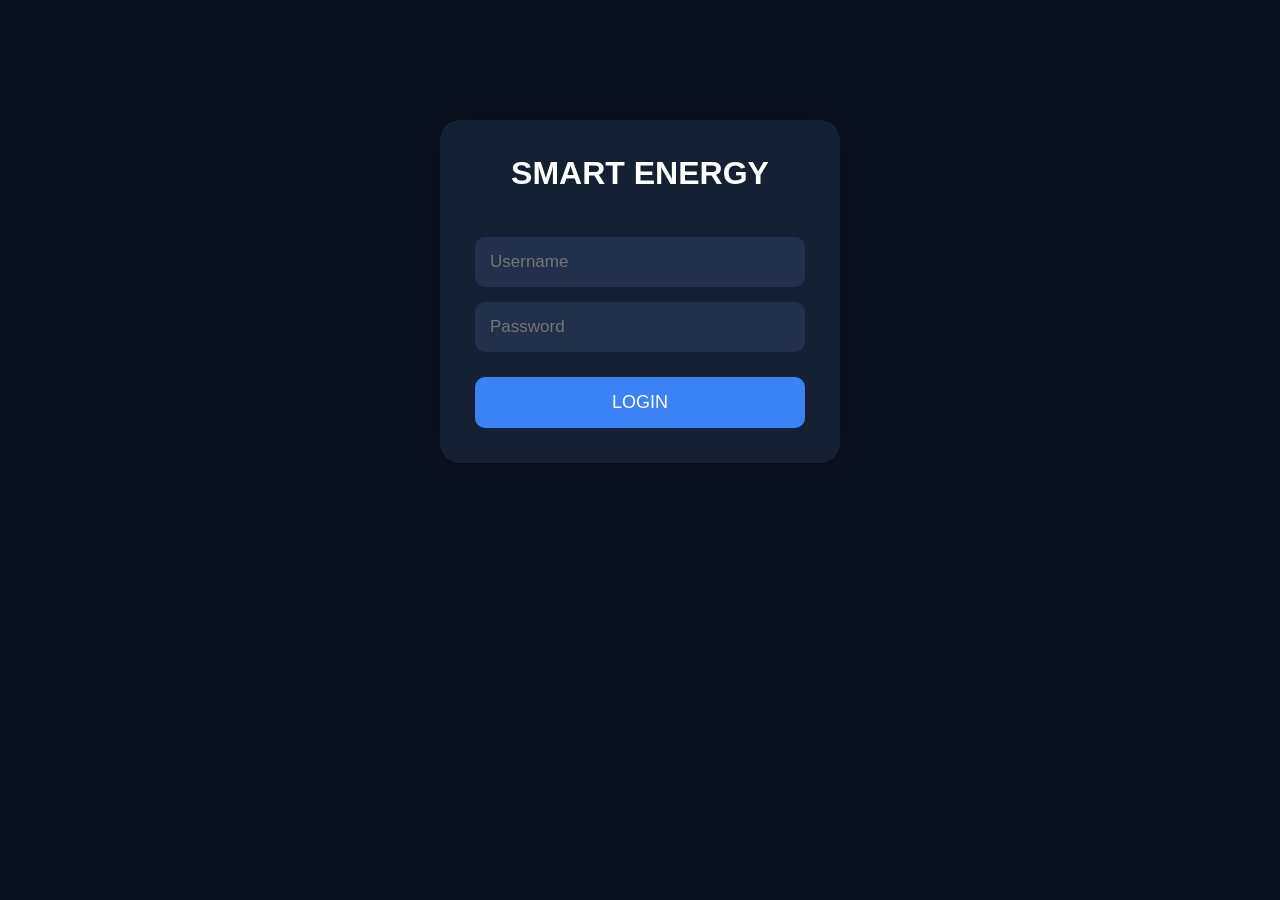
<file: login.html>
<!DOCTYPE html>

<html>

<head>

<meta charset="utf-8">

<title>Login</title>

<link rel="stylesheet" href="style.css">

</head>

<body>

<div class="loginBox">

<h1>

SMART ENERGY

</h1>

<input
id="username"
placeholder="Username">

<input
id="password"
type="password"
placeholder="Password">

<button
onclick="login()">

LOGIN

</button>

</div>

<script>

function login(){

let u=document
.getElementById("username").value;

let p=document
.getElementById("password").value;

fetch("/login",{

method:"POST",

headers:{

'Content-Type':'application/json'

},

body:JSON.stringify({

username:u,

password:p

})

})

.then(r=>r.text())

.then(res=>{

if(res=="OK")

location.href="/";

else

alert("Login Gagal");

});

}

</script>

</body>

</html>
</file>
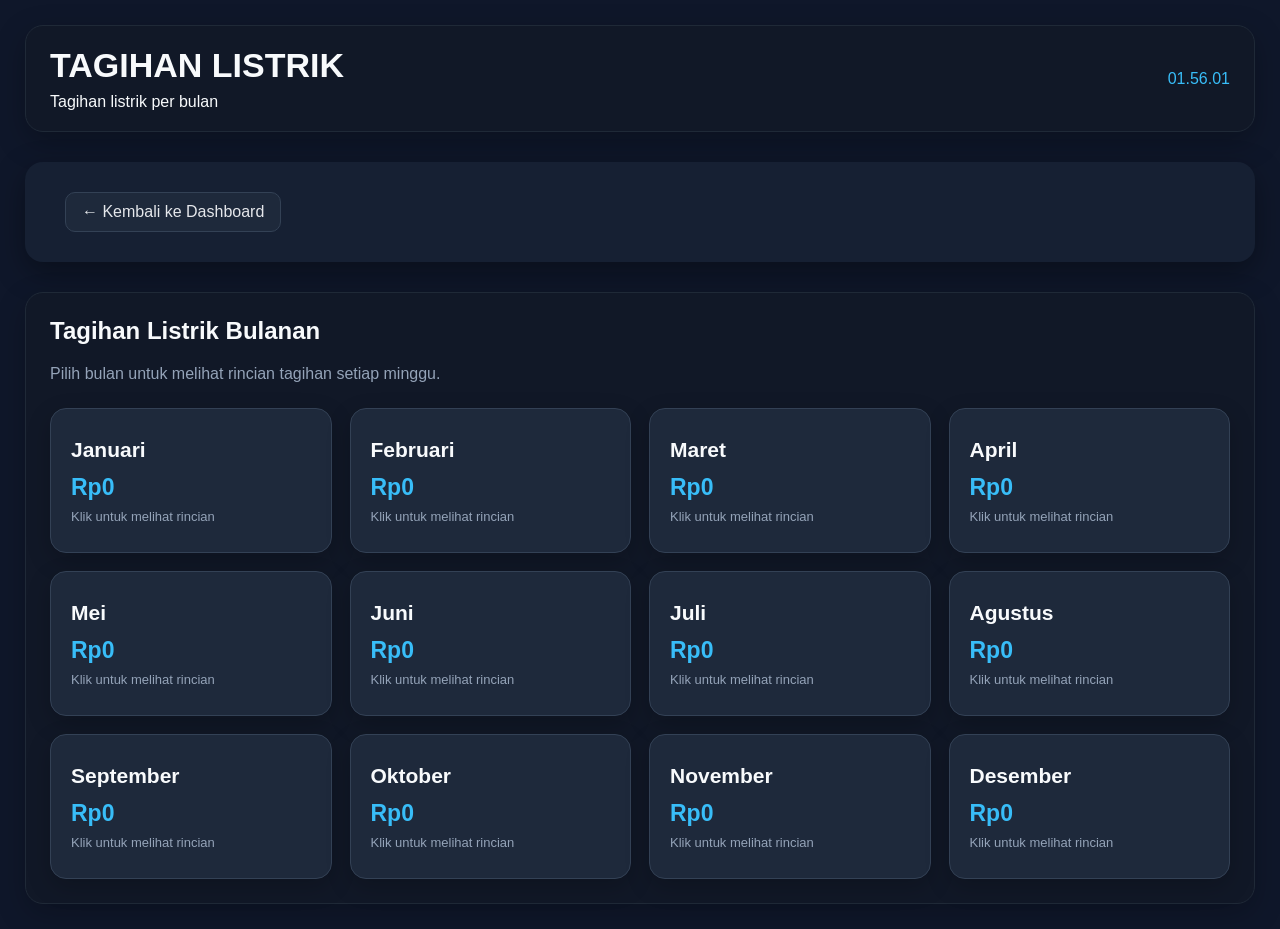
<file: data/bill.html>
<!DOCTYPE html>
<html lang="id">
<head>
    <meta charset="UTF-8">
    <meta name="viewport" content="width=device-width, initial-scale=1.0">
    <title>Tagihan Listrik Bulanan</title>
    <link rel="stylesheet" href="style.css">
    <style>
        /* =====================================================
           TEMA TAGIHAN LISTRIK - DARK DASHBOARD
        ====================================================== */

        body {
            background: #0f172a;
            color: #e5e7eb;
        }

        .container {
            color: #e5e7eb;
        }

        header {
            background: #111827;
            color: #f8fafc;
            border: 1px solid #1f2937;
            border-radius: 18px;
            padding: 20px 24px;
            box-shadow: 0 10px 30px rgba(0,0,0,.25);
        }

        header h1,
        header p {
            color: #f8fafc;
        }

        .clockArea {
            color: #38bdf8;
        }

        .setting button {
            background: #1e293b;
            color: #e5e7eb;
            border: 1px solid #334155;
            border-radius: 10px;
            padding: 10px 16px;
            cursor: pointer;
        }

        .setting button:hover {
            background: #334155;
        }

        .chartCard {
            background: #111827;
            color: #e5e7eb;
            border: 1px solid #1f2937;
            border-radius: 18px;
            padding: 24px;
            box-shadow: 0 10px 30px rgba(0,0,0,.22);
        }

        .chartCard h2,
        .chartCard p {
            color: #f8fafc;
        }

        .chartCard > p {
            color: #94a3b8;
        }

        /* =========================
           12 CARD BULAN
        ========================== */

        .months-grid {
            display: grid;
            grid-template-columns: repeat(4, minmax(0, 1fr));
            gap: 18px;
            margin-top: 25px;
        }

        .month-card {
            border: 1px solid #334155;
            border-radius: 16px;
            padding: 22px 20px;
            min-height: 145px;
            cursor: pointer;
            text-align: left;
            background: #1e293b;
            color: #e5e7eb;
            box-shadow: 0 8px 25px rgba(0,0,0,.20);
            transition:
                transform .2s ease,
                box-shadow .2s ease,
                border-color .2s ease,
                background .2s ease;
        }

        .month-card:hover {
            transform: translateY(-4px);
            background: #243247;
            border-color: #38bdf8;
            box-shadow: 0 12px 30px rgba(0,0,0,.30);
        }

        .month-card:active {
            transform: translateY(-1px);
        }

        .month-card h3 {
            margin: 0 0 12px;
            font-size: 21px;
            color: #f8fafc;
        }

        .month-card .month-total {
            font-size: 23px;
            font-weight: 700;
            margin-bottom: 8px;
            color: #38bdf8;
        }

        .month-card small {
            color: #94a3b8;
        }

        /* =========================
           POPUP
        ========================== */

        .month-overlay {
            position: fixed;
            inset: 0;
            z-index: 9999;
            display: none;
            align-items: center;
            justify-content: center;
            padding: 20px;
            background: rgba(2, 6, 23, .78);
            backdrop-filter: blur(6px);
        }

        .month-overlay.show {
            display: flex;
        }

        .month-modal {
            width: min(850px, 100%);
            max-height: 90vh;
            overflow-y: auto;
            background: #111827;
            color: #e5e7eb;
            border: 1px solid #334155;
            border-radius: 20px;
            padding: 28px;
            box-shadow: 0 25px 70px rgba(0,0,0,.55);
            position: relative;
            animation: modalIn .18s ease-out;
        }

        @keyframes modalIn {
            from {
                opacity: 0;
                transform: translateY(15px) scale(.98);
            }

            to {
                opacity: 1;
                transform: translateY(0) scale(1);
            }
        }

        .modal-header {
            display: flex;
            justify-content: space-between;
            align-items: center;
            gap: 15px;
            margin-bottom: 20px;
        }

        .modal-header h2 {
            margin: 0;
            color: #f8fafc;
        }

        .modal-header p {
            color: #94a3b8;
        }

        .close-modal {
            width: 42px;
            height: 42px;
            border: 1px solid #334155;
            border-radius: 50%;
            cursor: pointer;
            font-size: 25px;
            background: #1e293b;
            color: #e5e7eb;
        }

        .close-modal:hover {
            background: #334155;
        }

        .week-list {
            display: grid;
            gap: 12px;
        }

        .week-row {
            display: grid;
            grid-template-columns: 1fr auto;
            align-items: center;
            gap: 15px;
            padding: 17px 18px;
            border: 1px solid #293548;
            border-radius: 14px;
            background: #1e293b;
        }

        .week-row strong {
            display: block;
            margin-bottom: 5px;
            color: #f8fafc;
        }

        .week-row small {
            color: #94a3b8;
        }

        .week-bill {
            font-weight: 700;
            font-size: 18px;
            text-align: right;
            color: #38bdf8;
        }

        .empty-week {
            text-align: center;
            padding: 25px;
            color: #94a3b8;
        }

        @media (max-width: 900px) {
            .months-grid {
                grid-template-columns: repeat(3, minmax(0, 1fr));
            }
        }

        @media (max-width: 650px) {
            .months-grid {
                grid-template-columns: repeat(2, minmax(0, 1fr));
            }

            .month-modal {
                padding: 20px;
            }
        }

        @media (max-width: 420px) {
            .months-grid {
                grid-template-columns: 1fr;
            }
        }
    </style>
</head>

<body>

<div class="container">

    <!-- HEADER -->
    <header>
        <div>
            <h1>TAGIHAN LISTRIK</h1>
            <p>Tagihan listrik per bulan</p>
        </div>

        <div class="clockArea">
            <span id="clock">00:00:00</span>
        </div>
    </header>

    <!-- KEMBALI -->
    <section class="setting">
        <button type="button" id="backButton">
            ← Kembali ke Dashboard
        </button>
    </section>

    <!-- 12 BULAN -->
   <section class="chartCard">

    <h2>Tagihan Listrik Bulanan</h2>

    <p>
        Pilih bulan untuk melihat rincian tagihan setiap minggu.
    </p>

    <div class="months-grid">

        <button class="month-card" data-month="Januari">
            <h3>Januari</h3>
            <div class="month-total">Rp0</div>
            <small>Klik untuk melihat rincian</small>
        </button>

        <button class="month-card" data-month="Februari">
            <h3>Februari</h3>
            <div class="month-total">Rp0</div>
            <small>Klik untuk melihat rincian</small>
        </button>

        <button class="month-card" data-month="Maret">
            <h3>Maret</h3>
            <div class="month-total">Rp0</div>
            <small>Klik untuk melihat rincian</small>
        </button>

        <button class="month-card" data-month="April">
            <h3>April</h3>
            <div class="month-total">Rp0</div>
            <small>Klik untuk melihat rincian</small>
        </button>

        <button class="month-card" data-month="Mei">
            <h3>Mei</h3>
            <div class="month-total">Rp0</div>
            <small>Klik untuk melihat rincian</small>
        </button>

        <button class="month-card" data-month="Juni">
            <h3>Juni</h3>
            <div class="month-total">Rp0</div>
            <small>Klik untuk melihat rincian</small>
        </button>

        <button class="month-card" data-month="Juli">
            <h3>Juli</h3>
            <div class="month-total">Rp0</div>
            <small>Klik untuk melihat rincian</small>
        </button>

        <button class="month-card" data-month="Agustus">
            <h3>Agustus</h3>
            <div class="month-total">Rp0</div>
            <small>Klik untuk melihat rincian</small>
        </button>

        <button class="month-card" data-month="September">
            <h3>September</h3>
            <div class="month-total">Rp0</div>
            <small>Klik untuk melihat rincian</small>
        </button>

        <button class="month-card" data-month="Oktober">
            <h3>Oktober</h3>
            <div class="month-total">Rp0</div>
            <small>Klik untuk melihat rincian</small>
        </button>

        <button class="month-card" data-month="November">
            <h3>November</h3>
            <div class="month-total">Rp0</div>
            <small>Klik untuk melihat rincian</small>
        </button>

        <button class="month-card" data-month="Desember">
            <h3>Desember</h3>
            <div class="month-total">Rp0</div>
            <small>Klik untuk melihat rincian</small>
        </button>

    </div>

</section>

</div>


<!-- =========================
     POPUP RINCIAN BULAN
========================== -->

<div
    id="monthOverlay"
    class="month-overlay"
    aria-hidden="true"
>
    <div
        class="month-modal"
        role="dialog"
        aria-modal="true"
        aria-labelledby="modalMonthTitle"
    >

        <div class="modal-header">
            <div>
                <h2 id="modalMonthTitle">Januari</h2>
                <p id="modalMonthSummary">Rincian tagihan mingguan</p>
            </div>

            <button
                type="button"
                id="closeModal"
                class="close-modal"
                aria-label="Tutup"
            >
                ×
            </button>
        </div>

        <div id="weekList" class="week-list"></div>

    </div>
</div>


<!-- MQTT -->

<script>
"use strict";

/* =========================================================
   KONFIGURASI MQTT
========================================================= */

const TOPIC_DATA = "smartmeter/data";
const MQTT_HOST = "";
const MQTT_OPTIONS = {};

const mqtt = {
    connect() {
        const handlers = {};
        const client = {
            on(event, handler) { handlers[event] = handler; },
            subscribe(_topic, callback) { if (callback) callback(null); }
        };

        window.setTimeout(() => {
            if (handlers.connect) handlers.connect();
        }, 0);

        window.setInterval(async () => {
            try {
                const response = await fetch("/api/status");
                if (!response.ok) throw new Error("Status request failed");
                const status = await response.json();
                if (handlers.message) handlers.message(TOPIC_DATA, JSON.stringify(status));
            } catch (error) {
                if (handlers.error) handlers.error(error);
            }
        }, 1000);

        return client;
    }
};


/* =========================================================
   DOM
========================================================= */

const monthsGrid =
    document.getElementById("monthsGrid");

const monthOverlay =
    document.getElementById("monthOverlay");

const closeModal =
    document.getElementById("closeModal");

const modalMonthTitle =
    document.getElementById("modalMonthTitle");

const modalMonthSummary =
    document.getElementById("modalMonthSummary");

const weekList =
    document.getElementById("weekList");

const clockEl =
    document.getElementById("clock");

const backButton =
    document.getElementById("backButton");


/* =========================================================
   DATA
========================================================= */

const monthNames = [
    "Januari",
    "Februari",
    "Maret",
    "April",
    "Mei",
    "Juni",
    "Juli",
    "Agustus",
    "September",
    "Oktober",
    "November",
    "Desember"
];

let monthlyData = readObject("monthlyElectricity");
let weeklyData = readObject("weeklyElectricity");


function readObject(key) {
    try {
        const value =
            JSON.parse(
                localStorage.getItem(key) || "{}"
            );

        return value &&
               typeof value === "object"
            ? value
            : {};
    } catch (error) {
        console.error(
            "Gagal membaca",
            key,
            error
        );

        return {};
    }
}


/* =========================================================
   FORMAT
========================================================= */

function formatRupiah(value) {
    return new Intl.NumberFormat(
        "id-ID",
        {
            style: "currency",
            currency: "IDR",
            maximumFractionDigits: 0
        }
    ).format(Number(value) || 0);
}


/* =========================================================
   TARIF
   Hanya dibaca untuk perhitungan.
   Tidak ada input tarif di halaman ini.
========================================================= */

function getElectricityRate() {
    const rate =
        Number(
            localStorage.getItem(
                "electricityRate"
            )
        );

    return Number.isFinite(rate) && rate > 0
        ? rate
        : 1500;
}


/* =========================================================
   KEY BULAN
========================================================= */

function monthKey(year, monthIndex) {
    return (
        year +
        "-" +
        String(monthIndex + 1).padStart(2, "0")
    );
}


/* =========================================================
   HITUNG TOTAL BULAN
========================================================= */

function getMonthTotal(
    year,
    monthIndex
) {
    const key =
        monthKey(
            year,
            monthIndex
        );

    /*
       Jika data mingguan tersedia,
       jumlahkan tagihan mingguannya.
    */

    const weeks =
        weeklyData[key];

    if (
        weeks &&
        typeof weeks === "object"
    ) {
        let total = 0;

        for (
            let week = 1;
            week <= 5;
            week++
        ) {
            total +=
                Number(
                    weeks["week" + week] || 0
                );
        }

        return total;
    }

    /*
       Fallback:
       gunakan data bulanan lama jika ada.
    */

    const energy =
        Number(
            monthlyData[key] || 0
        );

    return (
        energy *
        getElectricityRate()
    );
}


/* =========================================================
   BUAT 12 CARD
========================================================= */

function renderMonthCards() {

    monthsGrid.innerHTML = "";

    const year =
        new Date().getFullYear();

    for (
        let month = 0;
        month < 12;
        month++
    ) {

        const card =
            document.createElement("button");

        card.type = "button";
        card.className = "month-card";

        const total =
            getMonthTotal(
                year,
                month
            );

        card.innerHTML =
            "<h3>" +
            monthNames[month] +
            "</h3>" +

            "<div class=\"month-total\">" +
            formatRupiah(total) +
            "</div>" +

            "<small>Klik untuk melihat tagihan mingguan →</small>";

        card.addEventListener(
            "click",
            function () {

                openMonth(
                    year,
                    month
                );

            }
        );

        monthsGrid.appendChild(card);
    }
}


/* =========================================================
   BUAT DATA MINGGU
========================================================= */

function getWeeklyBills(
    year,
    monthIndex
) {

    const key =
        monthKey(
            year,
            monthIndex
        );

    const saved =
        weeklyData[key];

    /*
       Jika data mingguan sudah ada,
       gunakan data tersebut.
    */

    if (
        saved &&
        typeof saved === "object"
    ) {

        return [
            Number(saved.week1 || 0),
            Number(saved.week2 || 0),
            Number(saved.week3 || 0),
            Number(saved.week4 || 0),
            Number(saved.week5 || 0)
        ];

    }

    /*
       Belum ada data mingguan.
       Buat lima minggu dengan nilai 0.
    */

    return [
        0,
        0,
        0,
        0,
        0
    ];
}


/* =========================================================
   BUKA POPUP BULAN
========================================================= */

function openMonth(
    year,
    monthIndex
) {

    const bills =
        getWeeklyBills(
            year,
            monthIndex
        );

    const total =
        bills.reduce(
            function (sum, value) {
                return sum + value;
            },
            0
        );

    modalMonthTitle.textContent =
        monthNames[monthIndex] +
        " " +
        year;

    modalMonthSummary.textContent =
        "Total bulan ini: " +
        formatRupiah(total);

    weekList.innerHTML = "";

    let hasData = false;

    for (
        let i = 0;
        i < 5;
        i++
    ) {

        const bill =
            Number(
                bills[i] || 0
            );

        const row =
            document.createElement("div");

        row.className =
            "week-row";

        const left =
            document.createElement("div");

        const title =
            document.createElement("strong");

        title.textContent =
            "Minggu " +
            (i + 1);

        const date =
            document.createElement("small");

        const start =
            new Date(
                year,
                monthIndex,
                1 + (i * 7)
            );

        const end =
            new Date(
                year,
                monthIndex,
                Math.min(
                    1 + (i * 7) + 6,
                    new Date(
                        year,
                        monthIndex + 1,
                        0
                    ).getDate()
                )
            );

        date.textContent =
            start.toLocaleDateString(
                "id-ID"
            ) +
            " - " +
            end.toLocaleDateString(
                "id-ID"
            );

        left.appendChild(title);
        left.appendChild(date);

        const right =
            document.createElement("div");

        right.className =
            "week-bill";

        right.textContent =
            formatRupiah(bill);

        row.appendChild(left);
        row.appendChild(right);

        weekList.appendChild(row);

        if (bill > 0) {
            hasData = true;
        }
    }

    if (!hasData) {
        const note =
            document.createElement("div");

        note.className =
            "empty-week";

        note.textContent =
            "Belum ada data tagihan mingguan untuk bulan ini.";

        weekList.appendChild(note);
    }

    monthOverlay.classList.add("show");
    monthOverlay.setAttribute(
        "aria-hidden",
        "false"
    );

    document.body.style.overflow =
        "hidden";
}


/* =========================================================
   TUTUP POPUP
========================================================= */

function closeMonth() {

    monthOverlay.classList.remove(
        "show"
    );

    monthOverlay.setAttribute(
        "aria-hidden",
        "true"
    );

    document.body.style.overflow =
        "";
}


closeModal.addEventListener(
    "click",
    closeMonth
);


monthOverlay.addEventListener(
    "click",
    function (event) {

        if (
            event.target ===
            monthOverlay
        ) {
            closeMonth();
        }

    }
);


document.addEventListener(
    "keydown",
    function (event) {

        if (
            event.key === "Escape"
        ) {
            closeMonth();
        }

    }
);


/* =========================================================
   SIMPAN DATA MINGGUAN DARI MQTT
========================================================= */

function saveWeeklyEnergy(
    energy
) {

    if (
        !Number.isFinite(energy)
    ) {
        return;
    }

    const now =
        new Date();

    const year =
        now.getFullYear();

    const monthIndex =
        now.getMonth();

    const key =
        monthKey(
            year,
            monthIndex
        );

    /*
       Tentukan minggu 1-5.
       Tanggal 1-7 = minggu 1
       Tanggal 8-14 = minggu 2
       Tanggal 15-21 = minggu 3
       Tanggal 22-28 = minggu 4
       Tanggal 29-31 = minggu 5
    */

    const week =
        Math.min(
            Math.floor(
                (now.getDate() - 1) / 7
            ) + 1,
            5
        );

    /*
       Simpan energi awal minggu.
    */

    let starts =
        readObject(
            "weeklyEnergyStart"
        );

    if (
        starts[key] === undefined
    ) {
        starts[key] = {};
    }

    if (
        starts[key]["week" + week] === undefined
    ) {

        starts[key]["week" + week] =
            energy;

        localStorage.setItem(
            "weeklyEnergyStart",
            JSON.stringify(starts)
        );
    }

    const startEnergy =
        Number(
            starts[key]["week" + week]
        );

    let usedEnergy =
        energy -
        startEnergy;

    if (
        usedEnergy < 0
    ) {

        starts[key]["week" + week] =
            energy;

        usedEnergy = 0;

        localStorage.setItem(
            "weeklyEnergyStart",
            JSON.stringify(starts)
        );
    }

    /*
       Simpan PEMAKAIAN mingguan
       dalam kWh.
    */

    if (
        !weeklyData[key]
    ) {
        weeklyData[key] = {};
    }

    weeklyData[key]["week" + week] =
        usedEnergy *
        getElectricityRate();

    localStorage.setItem(
        "weeklyElectricity",
        JSON.stringify(weeklyData)
    );

    /*
       Update card bulan.
    */

    renderMonthCards();
}


/* =========================================================
   MQTT
========================================================= */

let mqttClient = null;

function connectMQTT() {

    if (
        typeof mqtt === "undefined"
    ) {

        console.error(
            "Library MQTT tidak ditemukan."
        );

        return;
    }

    mqttClient =
        mqtt.connect(
            MQTT_HOST,
            MQTT_OPTIONS
        );

    mqttClient.on(
        "connect",
        function () {

            console.log(
                "BILL MONTHLY MQTT CONNECTED"
            );

            mqttClient.subscribe(
                TOPIC_DATA,
                function (error) {

                    if (error) {

                        console.error(
                            "MQTT SUBSCRIBE ERROR:",
                            error
                        );

                        return;
                    }

                    console.log(
                        "SUBSCRIBED:",
                        TOPIC_DATA
                    );

                }
            );

        }
    );

    mqttClient.on(
        "message",
        function (
            topic,
            message
        ) {

            if (
                topic !== TOPIC_DATA
            ) {
                return;
            }

            try {

                const data =
                    JSON.parse(
                        message.toString()
                    );

                if (
                    data.energy !== undefined
                ) {

                    saveWeeklyEnergy(
                        Number(
                            data.energy
                        )
                    );

                }

            } catch (error) {

                console.error(
                    "MQTT JSON ERROR:",
                    error
                );

            }

        }
    );

    mqttClient.on(
        "error",
        function (error) {

            console.error(
                "MQTT ERROR:",
                error
            );

        }
    );
}


/* =========================================================
   JAM
========================================================= */

function updateClock() {

    clockEl.textContent =
        new Date().toLocaleTimeString(
            "id-ID"
        );
}

setInterval(
    updateClock,
    1000
);


/* =========================================================
   KEMBALI
========================================================= */

backButton.addEventListener(
    "click",
    function () {

        window.location.href =
            "index.html";

    }
);


/* =========================================================
   START
========================================================= */

window.addEventListener(
    "load",
    function () {

        renderMonthCards();
        updateClock();
        connectMQTT();

    }
);

</script>
<!-- =====================================================
     POPUP DETAIL TAGIHAN
===================================================== -->

<div id="monthPopup" class="month-popup">

    <div class="month-popup-box">

        <button
            type="button"
            id="monthPopupClose"
            class="month-popup-close">
            ×
        </button>

        <h2 id="monthPopupTitle">
            Tagihan Januari
        </h2>

        <p class="month-popup-subtitle">
            Rincian tagihan listrik setiap minggu
        </p>

        <div
            id="monthPopupContent"
            class="month-popup-content">
        </div>

    </div>

</div>


<script>
document.addEventListener("DOMContentLoaded", function () {

    const popup =
        document.getElementById("monthPopup");

    const popupBox =
        document.querySelector(".month-popup-box");

    const closeButton =
        document.getElementById("monthPopupClose");

    const title =
        document.getElementById("monthPopupTitle");

    const content =
        document.getElementById("monthPopupContent");


    /*
     * MEMBUKA POPUP
     */

    function openMonthPopup(month) {

        title.textContent =
            "Tagihan " + month;

        content.innerHTML = `

            <div class="week-bill">
                <div>
                    <h3>Minggu 1</h3>
                    <p>Pemakaian listrik</p>
                </div>

                <strong>0.000 kWh</strong>
            </div>


            <div class="week-bill">
                <div>
                    <h3>Minggu 2</h3>
                    <p>Pemakaian listrik</p>
                </div>

                <strong>0.000 kWh</strong>
            </div>


            <div class="week-bill">
                <div>
                    <h3>Minggu 3</h3>
                    <p>Pemakaian listrik</p>
                </div>

                <strong>0.000 kWh</strong>
            </div>


            <div class="week-bill">
                <div>
                    <h3>Minggu 4</h3>
                    <p>Pemakaian listrik</p>
                </div>

                <strong>0.000 kWh</strong>
            </div>


            <div class="week-bill">
                <div>
                    <h3>Minggu 5</h3>
                    <p>Pemakaian listrik</p>
                </div>

                <strong>0.000 kWh</strong>
            </div>

        `;

        popup.classList.add("active");

        document.body.classList.add(
            "popup-open"
        );

    }


    /*
     * SEMUA CARD BULAN
     */

    const monthCards =
        document.querySelectorAll(
            ".month-card"
        );


    monthCards.forEach(function (card) {

        card.addEventListener(
            "click",
            function () {

                const month =
                    card.getAttribute(
                        "data-month"
                    );

                if (!month) {
                    return;
                }

                openMonthPopup(month);

            }
        );

    });


    /*
     * TUTUP POPUP
     */

    function closeMonthPopup() {

        popup.classList.remove("active");

        document.body.classList.remove(
            "popup-open"
        );

    }


    closeButton.addEventListener(
        "click",
        closeMonthPopup
    );


    /*
     * KLIK AREA GELAP
     */

    popup.addEventListener(
        "click",
        function (event) {

            if (event.target === popup) {

                closeMonthPopup();

            }

        }
    );


    /*
     * TOMBOL ESC
     */

    document.addEventListener(
        "keydown",
        function (event) {

            if (event.key === "Escape") {

                closeMonthPopup();

            }

        }
    );

});
</script>
</body>
</html>
</file>
<file: style.css>
/* ==========================================
   SMART ENERGY METER
   Industrial Theme v1.0
==========================================*/

:root{

    --bg:#0b1220;
    --card:#162033;
    --card2:#1d2a42;

    --primary:#3b82f6;
    --green:#10b981;
    --orange:#f59e0b;
    --red:#ef4444;

    --text:#ffffff;
    --text2:#b7c2d0;

    --shadow:0 10px 30px rgba(0,0,0,.35);

    --radius:18px;

}

*{

    margin:0;
    padding:0;
    box-sizing:border-box;

}

body{

    background:var(--bg);

    color:var(--text);

    font-family:
    "Segoe UI",
    Arial,
    sans-serif;

}

.container{

    max-width:1400px;

    margin:auto;

    padding:25px;

}

/*============================*/

header{

    display:flex;

    justify-content:space-between;

    align-items:center;

    margin-bottom:30px;

}

header h1{

    font-size:34px;

    font-weight:700;

}

header p{

    color:var(--text2);

    margin-top:8px;

}

.status{

    display:flex;

    align-items:center;

    gap:10px;

    font-size:18px;

}

/*============================*/

#wifiLed{

    width:14px;

    height:14px;

    border-radius:50%;

    background:var(--red);

    box-shadow:0 0 10px var(--red);

}

/*============================*/

.cards{

    display:grid;

    grid-template-columns:

    repeat(auto-fit,minmax(220px,1fr));

    gap:20px;

}

/*============================*/

.card{

    background:var(--card);

    border-radius:var(--radius);

    padding:25px;

    box-shadow:var(--shadow);

    transition:.3s;

}

.card:hover{

    transform:translateY(-6px);

    background:var(--card2);

}

.card h3{

    color:var(--text2);

    margin-bottom:18px;

}

.card h2{

    font-size:40px;

    color:var(--primary);

}

.card p{

    margin-top:10px;

}

/*============================*/

.gaugeCard{

    margin-top:30px;

    background:var(--card);

    border-radius:var(--radius);

    padding:30px;

    box-shadow:var(--shadow);

}

.gaugeCard h2{

    margin-bottom:30px;

}

.gauge{

    width:260px;

    height:260px;

    margin:auto;

    border-radius:50%;

    border:15px solid var(--primary);

    display:flex;

    align-items:center;

    justify-content:center;

}

#gaugeValue{

    font-size:46px;

    font-weight:bold;

}

/*============================*/

.statusGrid{

    display:grid;

    grid-template-columns:

    repeat(auto-fit,minmax(280px,1fr));

    gap:20px;

    margin-top:30px;

}

.statusCard{

    background:var(--card);

    border-radius:var(--radius);

    padding:25px;

    text-align:center;

    box-shadow:var(--shadow);

}

.statusCard h3{

    color:var(--text2);

    margin-bottom:20px;

}

.statusCard h1{

    font-size:42px;

}

/*============================*/

.setting{

    margin-top:30px;

    background:var(--card);

    border-radius:var(--radius);

    padding:30px;

    box-shadow:var(--shadow);

}

.setting h2{

    margin-bottom:20px;

}

.setting input{

    width:220px;

    padding:14px;

    border:none;

    border-radius:10px;

    font-size:18px;

    outline:none;

    background:#23304b;

    color:white;

}

.setting button{

    margin-left:10px;

    padding:14px 22px;

    border:none;

    border-radius:10px;

    cursor:pointer;

    font-size:16px;

    transition:.25s;

}

#saveLimit{

    background:var(--green);

    color:white;

}

#reconnect{

    background:var(--orange);

    color:white;

}

.setting button:hover{

    transform:scale(1.05);

}

/*============================*/

.chartCard{

    margin-top:30px;

    background:var(--card);

    border-radius:var(--radius);

    padding:30px;

    box-shadow:var(--shadow);

}

.chartCard h2{

    margin-bottom:20px;

}

canvas{

    width:100%;

    max-height:400px;

}

/*============================*/

.online{

    background:var(--green)!important;

    box-shadow:0 0 12px var(--green)!important;

}

.offline{

    background:var(--red)!important;

    box-shadow:0 0 12px var(--red)!important;

}

/*============================*/

@media(max-width:768px){

header{

flex-direction:column;

align-items:flex-start;

gap:20px;

}

.gauge{

width:190px;

height:190px;

}

#gaugeValue{

font-size:34px;

}

.card h2{

font-size:32px;

}

.statusCard h1{

font-size:32px;

}

.setting input{

width:100%;

margin-bottom:15px;

}

.setting button{

width:100%;

margin:8px 0;

}

}
.loginBox{

width:400px;

max-width:90%;

margin:120px auto;

padding:35px;

background:#162033;

border-radius:20px;

box-shadow:0 0 25px rgba(0,0,0,.4);

}

.loginBox h1{

text-align:center;

margin-bottom:30px;

}

.loginBox input{

width:100%;

padding:15px;

margin-top:15px;

background:#23304b;

border:none;

border-radius:10px;

color:white;

font-size:17px;

}

.loginBox button{

margin-top:25px;

width:100%;

padding:15px;

background:#3b82f6;

color:white;

border:none;

border-radius:10px;

font-size:18px;

cursor:pointer;

}
.gaugeContainer{

position:relative;

width:260px;

height:260px;

margin:auto;

}

.gaugeText{

position:absolute;

left:50%;

top:50%;

transform:translate(-50%,-50%);

text-align:center;

}

.gaugeText h1{

font-size:42px;

color:#3b82f6;

}

.gaugeText p{

margin-top:10px;

color:#b7c2d0;

}

#powerGauge{

transition:.7s;

}
#tripAlarm{

position:fixed;

top:25px;

right:-400px;

width:320px;

padding:18px;

background:#dc2626;

color:white;

border-radius:14px;

transition:.5s;

box-shadow:0 15px 35px rgba(0,0,0,.35);

z-index:9999;

}

#tripAlarm.show{

right:25px;

}

#tripAlarm h2{

margin:0;

font-size:22px;

}

#tripAlarm p{

margin-top:10px;

}
.toast{

position:fixed;

bottom:30px;

right:-350px;

padding:16px 22px;

background:#10B981;

color:white;

border-radius:10px;

transition:.4s;

font-weight:600;

z-index:9999;

box-shadow:0 12px 30px rgba(0,0,0,.3);

}

.toast.error{

background:#DC2626;

}

.toast.show{

right:30px;

}

button:disabled{

opacity:.6;

cursor:not-allowed;

}
.statusItem{

display:flex;

justify-content:space-between;

padding:10px;

background:#162033;

margin-top:10px;

border-radius:8px;

}
/* ==========================================================
   BILL CARD
========================================================== */

.billCard {
    cursor: pointer;
    transition:
        transform 0.25s ease,
        box-shadow 0.25s ease;
}

.billCard:hover {
    transform: translateY(-5px);
    box-shadow:
        0 10px 30px rgba(0, 0, 0, 0.25);
}

.billCard strong {
    display: block;
    margin-top: 15px;
}
.project-card {
    display: block;
    text-decoration: none;
    color: inherit;
    cursor: pointer;
}

.project-card h3,
.project-card p,
.project-card strong {
    color: inherit;
}

.project-card:hover {
    text-decoration: none;
}
/* =====================================================
   CARD 12 BULAN
===================================================== */

.months-grid {
    display: grid;
    grid-template-columns: repeat(4, 1fr);
    gap: 20px;
    margin-top: 25px;
}

.month-card {
    display: block;
    width: 100%;
    min-height: 150px;

    padding: 22px;

    border: 1px solid #334155;
    border-radius: 16px;

    background: #1e293b;
    color: #f8fafc;

    text-align: left;

    cursor: pointer;

    box-shadow: 0 8px 25px rgba(0, 0, 0, 0.25);

    transition:
        transform 0.2s ease,
        background 0.2s ease,
        border-color 0.2s ease,
        box-shadow 0.2s ease;
}

.month-card:hover {
    transform: translateY(-5px);

    background: #26364d;

    border-color: #38bdf8;

    box-shadow:
        0 12px 30px rgba(0, 0, 0, 0.35);
}

.month-card h3 {
    margin: 0 0 15px;

    color: #f8fafc;

    font-size: 21px;
}

.month-card .month-total {
    margin-bottom: 10px;

    color: #38bdf8;

    font-size: 23px;

    font-weight: 700;
}

.month-card small {
    color: #94a3b8;

    font-size: 13px;
}

@media (max-width: 900px) {

    .months-grid {
        grid-template-columns: repeat(3, 1fr);
    }

}

@media (max-width: 650px) {

    .months-grid {
        grid-template-columns: repeat(2, 1fr);
    }

}

@media (max-width: 420px) {

    .months-grid {
        grid-template-columns: 1fr;
    }

}
/* =====================================================
   POPUP TAGIHAN BULANAN
===================================================== */

.month-popup {

    position: fixed;

    top: 0;
    left: 0;

    width: 100vw;
    height: 100vh;

    display: none;

    align-items: center;
    justify-content: center;

    padding: 20px;

    box-sizing: border-box;

    background: rgba(0, 0, 0, 0.72);

    z-index: 99999;

}


/* POPUP AKTIF */

.month-popup.active {

    display: flex;

}


/* =====================================================
   KOTAK POPUP
===================================================== */

.month-popup-box {

    position: relative;

    width: min(650px, 92vw);

    max-height: 85vh;

    overflow-y: auto;

    box-sizing: border-box;

    padding: 30px;

    border-radius: 20px;

    background: #111827;

    border: 1px solid #334155;

    color: #f8fafc;

    box-shadow:
        0 25px 70px rgba(0, 0, 0, 0.55);

}


/* =====================================================
   JUDUL
===================================================== */

.month-popup-box h2 {

    margin: 0;

    padding-right: 45px;

    color: #f8fafc;

    font-size: 28px;

}


.month-popup-subtitle {

    margin-top: 8px;

    margin-bottom: 25px;

    color: #94a3b8;

}


/* =====================================================
   TOMBOL CLOSE
===================================================== */

.month-popup-close {

    position: absolute;

    top: 15px;
    right: 15px;

    width: 40px;
    height: 40px;

    padding: 0;

    border: none;

    border-radius: 50%;

    background: #1e293b;

    color: #ffffff;

    font-size: 28px;

    line-height: 40px;

    text-align: center;

    cursor: pointer;

}


.month-popup-close:hover {

    background: #ef4444;

}


/* =====================================================
   DAFTAR MINGGU
===================================================== */

.month-popup-content {

    display: flex;

    flex-direction: column;

    gap: 12px;

}


.week-bill {

    display: flex;

    align-items: center;

    justify-content: space-between;

    gap: 20px;

    padding: 18px;

    box-sizing: border-box;

    border-radius: 14px;

    background: #1e293b;

    border: 1px solid #334155;

}


.week-bill h3 {

    margin: 0 0 5px;

    color: #f8fafc;

    font-size: 17px;

}


.week-bill p {

    margin: 0;

    color: #94a3b8;

    font-size: 14px;

}


.week-bill strong {

    color: #38bdf8;

    white-space: nowrap;

    font-size: 17px;

}


/* =====================================================
   SAAT POPUP TERBUKA
===================================================== */

body.popup-open {

    overflow: hidden;

}


/* =====================================================
   HP
===================================================== */

@media (max-width: 600px) {

    .month-popup {

        padding: 15px;

    }


    .month-popup-box {

        width: 100%;

        max-height: 90vh;

        padding: 22px;

    }


    .month-popup-box h2 {

        font-size: 23px;

    }


    .week-bill {

        align-items: flex-start;

        flex-direction: column;

        gap: 10px;

    }

    .week-bill h3 {

        font-size: 15px;

    }
    .week-bill strong {

        font-size: 15px;

    }
}
/* PWA INSTALL BUTTON */

#installBtn {
    margin-top: 10px;
    padding: 10px 18px;
    border: none;
    border-radius: 8px;
    background: #3b82f6;
    color: white;
    font-size: 14px;
    font-weight: bold;
    cursor: pointer;
    transition: 0.2s;
}

#installBtn:hover {
    transform: scale(1.03);
    opacity: 0.9;
}

#installBtn:active {
    transform: scale(0.98);
}
</file>
<file: data/style.css>
/* ==========================================
   SMART ENERGY METER
   Industrial Theme v1.0
==========================================*/

:root{

    --bg:#0b1220;
    --card:#162033;
    --card2:#1d2a42;

    --primary:#3b82f6;
    --green:#10b981;
    --orange:#f59e0b;
    --red:#ef4444;

    --text:#ffffff;
    --text2:#b7c2d0;

    --shadow:0 10px 30px rgba(0,0,0,.35);

    --radius:18px;

}

*{

    margin:0;
    padding:0;
    box-sizing:border-box;

}

body{

    background:var(--bg);

    color:var(--text);

    font-family:
    "Segoe UI",
    Arial,
    sans-serif;

}

.container{

    max-width:1400px;

    margin:auto;

    padding:25px;

}

/*============================*/

header{

    display:flex;

    justify-content:space-between;

    align-items:center;

    margin-bottom:30px;

}

header h1{

    font-size:34px;

    font-weight:700;

}

header p{

    color:var(--text2);

    margin-top:8px;

}

.status{

    display:flex;

    align-items:center;

    gap:10px;

    font-size:18px;

}

/*============================*/

#wifiLed{

    width:14px;

    height:14px;

    border-radius:50%;

    background:var(--red);

    box-shadow:0 0 10px var(--red);

}

/*============================*/

.cards{

    display:grid;

    grid-template-columns:

    repeat(auto-fit,minmax(220px,1fr));

    gap:20px;

}

/*============================*/

.card{

    background:var(--card);

    border-radius:var(--radius);

    padding:25px;

    box-shadow:var(--shadow);

    transition:.3s;

}

.card:hover{

    transform:translateY(-6px);

    background:var(--card2);

}

.card h3{

    color:var(--text2);

    margin-bottom:18px;

}

.card h2{

    font-size:40px;

    color:var(--primary);

}

.card p{

    margin-top:10px;

}

/*============================*/

.gaugeCard{

    margin-top:30px;

    background:var(--card);

    border-radius:var(--radius);

    padding:30px;

    box-shadow:var(--shadow);

}

.gaugeCard h2{

    margin-bottom:30px;

}

.gauge{

    width:260px;

    height:260px;

    margin:auto;

    border-radius:50%;

    border:15px solid var(--primary);

    display:flex;

    align-items:center;

    justify-content:center;

}

#gaugeValue{

    font-size:46px;

    font-weight:bold;

}

/*============================*/

.statusGrid{

    display:grid;

    grid-template-columns:

    repeat(auto-fit,minmax(280px,1fr));

    gap:20px;

    margin-top:30px;

}

.statusCard{

    background:var(--card);

    border-radius:var(--radius);

    padding:25px;

    text-align:center;

    box-shadow:var(--shadow);

}

.statusCard h3{

    color:var(--text2);

    margin-bottom:20px;

}

.statusCard h1{

    font-size:42px;

}

/*============================*/

.setting{

    margin-top:30px;

    background:var(--card);

    border-radius:var(--radius);

    padding:30px;

    box-shadow:var(--shadow);

}

.setting h2{

    margin-bottom:20px;

}

.setting input{

    width:220px;

    padding:14px;

    border:none;

    border-radius:10px;

    font-size:18px;

    outline:none;

    background:#23304b;

    color:white;

}

.setting button{

    margin-left:10px;

    padding:14px 22px;

    border:none;

    border-radius:10px;

    cursor:pointer;

    font-size:16px;

    transition:.25s;

}

#saveLimit{

    background:var(--green);

    color:white;

}

#reconnect{

    background:var(--orange);

    color:white;

}

.setting button:hover{

    transform:scale(1.05);

}

/*============================*/

.chartCard{

    margin-top:30px;

    background:var(--card);

    border-radius:var(--radius);

    padding:30px;

    box-shadow:var(--shadow);

}

.chartCard h2{

    margin-bottom:20px;

}

canvas{

    width:100%;

    max-height:400px;

}

/*============================*/

.online{

    background:var(--green)!important;

    box-shadow:0 0 12px var(--green)!important;

}

.offline{

    background:var(--red)!important;

    box-shadow:0 0 12px var(--red)!important;

}

/*============================*/

@media(max-width:768px){

header{

flex-direction:column;

align-items:flex-start;

gap:20px;

}

.gauge{

width:190px;

height:190px;

}

#gaugeValue{

font-size:34px;

}

.card h2{

font-size:32px;

}

.statusCard h1{

font-size:32px;

}

.setting input{

width:100%;

margin-bottom:15px;

}

.setting button{

width:100%;

margin:8px 0;

}

}
.loginBox{

width:400px;

max-width:90%;

margin:120px auto;

padding:35px;

background:#162033;

border-radius:20px;

box-shadow:0 0 25px rgba(0,0,0,.4);

}

.loginBox h1{

text-align:center;

margin-bottom:30px;

}

.loginBox input{

width:100%;

padding:15px;

margin-top:15px;

background:#23304b;

border:none;

border-radius:10px;

color:white;

font-size:17px;

}

.loginBox button{

margin-top:25px;

width:100%;

padding:15px;

background:#3b82f6;

color:white;

border:none;

border-radius:10px;

font-size:18px;

cursor:pointer;

}
.gaugeContainer{

position:relative;

width:260px;

height:260px;

margin:auto;

}

.gaugeText{

position:absolute;

left:50%;

top:50%;

transform:translate(-50%,-50%);

text-align:center;

}

.gaugeText h1{

font-size:42px;

color:#3b82f6;

}

.gaugeText p{

margin-top:10px;

color:#b7c2d0;

}

#powerGauge{

transition:.7s;

}
#tripAlarm{

position:fixed;

top:25px;

right:-400px;

width:320px;

padding:18px;

background:#dc2626;

color:white;

border-radius:14px;

transition:.5s;

box-shadow:0 15px 35px rgba(0,0,0,.35);

z-index:9999;

}

#tripAlarm.show{

right:25px;

}

#tripAlarm h2{

margin:0;

font-size:22px;

}

#tripAlarm p{

margin-top:10px;

}
.toast{

position:fixed;

bottom:30px;

right:-350px;

padding:16px 22px;

background:#10B981;

color:white;

border-radius:10px;

transition:.4s;

font-weight:600;

z-index:9999;

box-shadow:0 12px 30px rgba(0,0,0,.3);

}

.toast.error{

background:#DC2626;

}

.toast.show{

right:30px;

}

button:disabled{

opacity:.6;

cursor:not-allowed;

}
.statusItem{

display:flex;

justify-content:space-between;

padding:10px;

background:#162033;

margin-top:10px;

border-radius:8px;

}
/* ==========================================================
   BILL CARD
========================================================== */

.billCard {
    cursor: pointer;
    transition:
        transform 0.25s ease,
        box-shadow 0.25s ease;
}

.billCard:hover {
    transform: translateY(-5px);
    box-shadow:
        0 10px 30px rgba(0, 0, 0, 0.25);
}

.billCard strong {
    display: block;
    margin-top: 15px;
}
.project-card {
    display: block;
    text-decoration: none;
    color: inherit;
    cursor: pointer;
}

.project-card h3,
.project-card p,
.project-card strong {
    color: inherit;
}

.project-card:hover {
    text-decoration: none;
}
/* =====================================================
   CARD 12 BULAN
===================================================== */

.months-grid {
    display: grid;
    grid-template-columns: repeat(4, 1fr);
    gap: 20px;
    margin-top: 25px;
}

.month-card {
    display: block;
    width: 100%;
    min-height: 150px;

    padding: 22px;

    border: 1px solid #334155;
    border-radius: 16px;

    background: #1e293b;
    color: #f8fafc;

    text-align: left;

    cursor: pointer;

    box-shadow: 0 8px 25px rgba(0, 0, 0, 0.25);

    transition:
        transform 0.2s ease,
        background 0.2s ease,
        border-color 0.2s ease,
        box-shadow 0.2s ease;
}

.month-card:hover {
    transform: translateY(-5px);

    background: #26364d;

    border-color: #38bdf8;

    box-shadow:
        0 12px 30px rgba(0, 0, 0, 0.35);
}

.month-card h3 {
    margin: 0 0 15px;

    color: #f8fafc;

    font-size: 21px;
}

.month-card .month-total {
    margin-bottom: 10px;

    color: #38bdf8;

    font-size: 23px;

    font-weight: 700;
}

.month-card small {
    color: #94a3b8;

    font-size: 13px;
}

@media (max-width: 900px) {

    .months-grid {
        grid-template-columns: repeat(3, 1fr);
    }

}

@media (max-width: 650px) {

    .months-grid {
        grid-template-columns: repeat(2, 1fr);
    }

}

@media (max-width: 420px) {

    .months-grid {
        grid-template-columns: 1fr;
    }

}
/* =====================================================
   POPUP TAGIHAN BULANAN
===================================================== */

.month-popup {

    position: fixed;

    top: 0;
    left: 0;

    width: 100vw;
    height: 100vh;

    display: none;

    align-items: center;
    justify-content: center;

    padding: 20px;

    box-sizing: border-box;

    background: rgba(0, 0, 0, 0.72);

    z-index: 99999;

}


/* POPUP AKTIF */

.month-popup.active {

    display: flex;

}


/* =====================================================
   KOTAK POPUP
===================================================== */

.month-popup-box {

    position: relative;

    width: min(650px, 92vw);

    max-height: 85vh;

    overflow-y: auto;

    box-sizing: border-box;

    padding: 30px;

    border-radius: 20px;

    background: #111827;

    border: 1px solid #334155;

    color: #f8fafc;

    box-shadow:
        0 25px 70px rgba(0, 0, 0, 0.55);

}


/* =====================================================
   JUDUL
===================================================== */

.month-popup-box h2 {

    margin: 0;

    padding-right: 45px;

    color: #f8fafc;

    font-size: 28px;

}


.month-popup-subtitle {

    margin-top: 8px;

    margin-bottom: 25px;

    color: #94a3b8;

}


/* =====================================================
   TOMBOL CLOSE
===================================================== */

.month-popup-close {

    position: absolute;

    top: 15px;
    right: 15px;

    width: 40px;
    height: 40px;

    padding: 0;

    border: none;

    border-radius: 50%;

    background: #1e293b;

    color: #ffffff;

    font-size: 28px;

    line-height: 40px;

    text-align: center;

    cursor: pointer;

}


.month-popup-close:hover {

    background: #ef4444;

}


/* =====================================================
   DAFTAR MINGGU
===================================================== */

.month-popup-content {

    display: flex;

    flex-direction: column;

    gap: 12px;

}


.week-bill {

    display: flex;

    align-items: center;

    justify-content: space-between;

    gap: 20px;

    padding: 18px;

    box-sizing: border-box;

    border-radius: 14px;

    background: #1e293b;

    border: 1px solid #334155;

}


.week-bill h3 {

    margin: 0 0 5px;

    color: #f8fafc;

    font-size: 17px;

}


.week-bill p {

    margin: 0;

    color: #94a3b8;

    font-size: 14px;

}


.week-bill strong {

    color: #38bdf8;

    white-space: nowrap;

    font-size: 17px;

}


/* =====================================================
   SAAT POPUP TERBUKA
===================================================== */

body.popup-open {

    overflow: hidden;

}


/* =====================================================
   HP
===================================================== */

@media (max-width: 600px) {

    .month-popup {

        padding: 15px;

    }


    .month-popup-box {

        width: 100%;

        max-height: 90vh;

        padding: 22px;

    }


    .month-popup-box h2 {

        font-size: 23px;

    }


    .week-bill {

        align-items: flex-start;

        flex-direction: column;

        gap: 10px;

    }

    .week-bill h3 {

        font-size: 15px;

    }
    .week-bill strong {

        font-size: 15px;

    }
}
/* PWA INSTALL BUTTON */

#installBtn {
    margin-top: 10px;
    padding: 10px 18px;
    border: none;
    border-radius: 8px;
    background: #3b82f6;
    color: white;
    font-size: 14px;
    font-weight: bold;
    cursor: pointer;
    transition: 0.2s;
}

#installBtn:hover {
    transform: scale(1.03);
    opacity: 0.9;
}

#installBtn:active {
    transform: scale(0.98);
}
</file>
